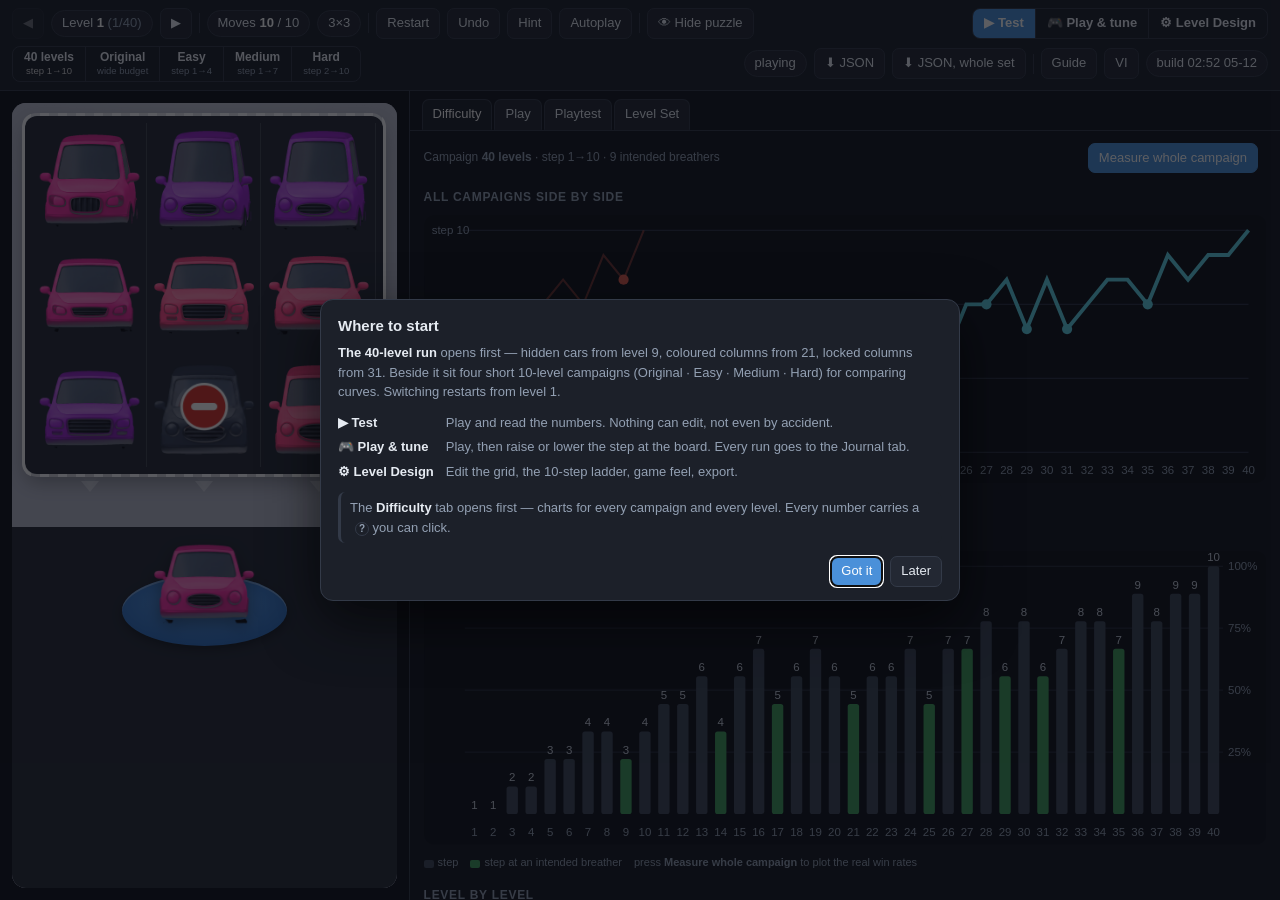
<file: index.html>
<!doctype html>
<html lang="vi">
<head>
<meta charset="utf-8">
<meta name="viewport" content="width=device-width,initial-scale=1">
<title>Car Sort — Level &amp; Feel Tool</title>
<link rel="icon" href="data:image/svg+xml,%3Csvg xmlns='http://www.w3.org/2000/svg' viewBox='0 0 32 32'%3E%3Crect width='32' height='32' rx='7' fill='%234a90d9'/%3E%3Crect x='7' y='5' width='18' height='22' rx='6' fill='%23f0c132'/%3E%3Crect x='11' y='21' width='10' height='3' rx='1.5' fill='%23000' opacity='.45'/%3E%3C/svg%3E">
<!-- Dev tool: the stylesheet is written with a cache-busting token because
     Chrome keeps it in the per-tab memory cache even when the server says
     no-store, and a stale sheet silently breaks the board layout. -->
<script>document.write('<link rel="stylesheet" href="css/tool.css?t=' + Date.now() + '">');</script>
</head>
<body>
<div id="app">
  <!-- Row 1 is the run in progress, with the mode switch parked far right.
       Row 2 is the campaign and the meta readouts. -->
  <div id="top">
    <div class="hdr-row">
      <div class="hdr-left">
        <button id="prevLv" data-i18n-title="prevLevel">◀</button>
        <span class="badge"><span data-i18n="level">Level</span> <b id="lvName">1</b> <span id="lvCount" style="color:var(--ink-dim)"></span></span>
        <button id="nextLv" data-i18n-title="nextLevel">▶</button>
        <span class="sep"></span>
        <span class="badge" id="movesBadge">Moves <b>0</b></span>
        <span class="badge" id="sizeBadge">4×4</span>
        <span class="sep"></span>
        <button id="restart" data-i18n="restart">Restart</button>
        <button id="undo" data-i18n="undo">Undo</button>
        <button id="hint" data-i18n="hint">Hint</button>
        <button id="autoplay" data-i18n="autoplay">Autoplay</button>
        <span class="sep"></span>
        <button id="boardToggle" data-i18n-title="boardToggleT"></button>
      </div>
      <div class="hdr-right">
        <span class="modes" id="modeSwitch">
          <button data-mode="test" data-i18n-title="modeTestT" data-i18n="modeTest">▶ Test</button>
          <button data-mode="playtune" data-i18n-title="modePlaytuneT" data-i18n="modePlaytune">🎮 Chơi &amp; cân</button>
          <button data-mode="design" data-i18n-title="modeDesignT" data-i18n="modeDesign">⚙ Level Design</button>
        </span>
      </div>
    </div>

    <div class="hdr-row">
      <div class="hdr-left">
        <span class="sets" id="setPick"></span>
      </div>
      <div class="hdr-right">
        <span class="badge" id="statusBadge">playing</span>
        <button id="gcQuickOne" data-i18n="gcQuickOne" data-i18n-title="gcQuickOneT"></button>
        <button id="gcQuickAll" data-i18n="gcQuickAll" data-i18n-title="gcQuickAllT"></button>
        <span class="sep"></span>
        <button id="helpGuide" data-i18n-title="guideT" data-i18n="guide">Hướng dẫn</button>
        <button id="langToggle" data-i18n="langLabel" data-i18n-title="langTitle"></button>
        <span class="badge" id="buildStamp" data-i18n-title="buildT">build …</span>
      </div>
    </div>
  </div>

  <div id="playtuneBar"></div>
  <div id="tuneBanner"></div>

  <div id="main">
    <div id="boardWrap">
      <div id="stage">
        <div class="result" id="result"></div>
      </div>
    </div>

    <div id="side">
      <div id="tabs">
        <button data-tab="curve" class="on" data-i18n="tabCurve">Độ khó</button>
        <button data-tab="play" data-i18n="tabPlay">Play</button>
        <button class="playtune-only" data-tab="journal" data-i18n="tabJournal">Nhật ký</button>
        <button class="design-only" data-tab="tune" data-i18n="tabTune">Tune</button>
        <button class="design-only" data-tab="edit" data-i18n="tabEdit">Edit</button>
        <button data-tab="playtest" data-i18n="tabPlaytest">Playtest</button>
        <button class="design-only" data-tab="feel" data-i18n="tabFeel">Feel</button>
        <button data-tab="set" data-i18n="tabSet">Level Set</button>
      </div>
      <div id="panels">

        <div class="panel" data-panel="play">
          <div class="row">
            <button class="primary" id="analyzePlay" data-i18n="measureThis">Đo level này</button>
            <span class="hint" id="analyzePlayNote" style="margin:0" data-i18n="measureHint"></span>
          </div>
          <div class="flag" id="modeHint" style="margin-bottom:10px"></div>
          <h3 data-i18n="curLevel">Level hiện tại</h3>
          <div class="metrics" id="playMetrics"></div>
          <h3 data-i18n="howToRead">Đọc số thế nào</h3>
          <div class="hint"><span data-i18n="howToReadA"></span> <span class="help" data-help="do-sau"></span> <span data-i18n="howToReadB"></span></div>
          <h3 data-i18n="moveLog">Move log</h3>
          <div class="log" id="moveLog">—</div>
        </div>

        <div class="panel" data-panel="journal">
          <div id="setIntent" class="card"></div>
          <h3 data-i18n="lockedTiers">Bậc đã chốt cho từng level</h3>
          <div id="journalSet"></div>
          <h3 data-i18n="tierCurve">Curve bậc</h3>
          <div id="journalCurve"></div>
          <h3 data-i18n="runLog">Nhật ký lượt chơi</h3>
          <div class="row">
            <button id="journalClear" data-i18n="clearLog">Xoá nhật ký</button>
            <button id="journalCopy" data-i18n="copyJson">Copy JSON</button>
            <span class="hint" id="journalCount" style="margin:0"></span>
          </div>
          <div id="journalLog"></div>
        </div>

        <div class="panel" data-panel="tune">
          <h3><span data-i18n="tplTitle"></span> <span class="help" data-help="template"></span></h3>
          <div class="row">
            <span class="hint" id="tplNow" style="margin:0">—</span>
          </div>
          <div class="row">
            <label style="min-width:0" data-i18n="applyTo"></label>
            <select id="tplScope">
              <option value="one" data-i18n="scopeOne"></option>
              <option value="all" data-i18n="scopeAll"></option>
              <option value="range" data-i18n="scopeRange"></option>
            </select>
            <span id="tplRange" style="display:none">
              <label style="min-width:0" data-i18n="from"></label>
              <input type="number" id="tplFrom" value="1" min="1" style="width:56px">
              <label style="min-width:0" data-i18n="to"></label>
              <input type="number" id="tplTo" value="10" min="1" style="width:56px">
            </span>
            <span class="grow" style="flex:1"></span>
            <label style="min-width:0" data-i18n="seed"></label>
            <input type="number" id="tplSeed" value="1" style="width:56px">
            <span class="hint" id="tplProgress" style="margin:0"></span>
          </div>
          <div id="tplCards"></div>
          <details style="margin-top:8px">
            <summary class="hint" style="cursor:pointer" data-i18n="editTpl"></summary>
            <textarea id="tplJson" rows="14" spellcheck="false"></textarea>
            <div class="row"><button id="tplLoad" data-i18n="loadThisJson"></button><button id="tplReset" data-i18n="resetDefault"></button></div>
          </details>

          <h3><span data-i18n="tuneTitle"></span> <span class="help" data-help="do-kho"></span></h3>
          <div class="metrics" id="tunerScore"></div>
          <div class="row" style="margin-top:9px">
            <button class="primary" id="wantHarder" data-i18n="wantHarder"></button>
            <button class="primary" id="wantEasier" data-i18n="wantEasier"></button>
            <label style="min-width:0"><span data-i18n="playoutsPer"></span> <span class="help" data-help="playout-runs"></span></label>
            <input type="number" id="suggestRuns" value="900" step="300" style="width:82px">
            <span id="suggestProgress" class="hint" style="margin:0"></span>
          </div>
          <div id="suggestions"></div>

          <h3 data-i18n="solverTitle"></h3>
          <div class="row">
            <button class="primary" id="analyze" data-i18n="analyzeThis"></button>
            <label style="min-width:0" data-i18n="nodeCap"></label>
            <input type="number" id="nodeCap" value="300000" step="50000" style="width:96px">
            <label style="min-width:0" data-i18n="playoutsW"></label>
            <input type="number" id="runs" value="300" step="50" style="width:74px">
            <label style="min-width:0"><span data-i18n="mistakeRate"></span> <span class="help" data-help="loi-tay"></span></label>
            <input type="number" id="eps" value="0.08" step="0.02" min="0" max="1" style="width:64px">
          </div>
          <div class="metrics" id="tuneMetrics"></div>
          <h3 data-i18n="verdict"></h3>
          <div class="flags" id="tuneFlags"></div>
          <h3 data-i18n="moveBudget"></h3>
          <div class="row">
            <label data-i18n="slackTarget"></label>
            <input type="number" id="slackTarget" value="1.6" step="0.1" min="1" style="width:74px">
            <button id="applyBudget" data-i18n="setBudgetBtn"></button>
          </div>
          <h3 data-i18n="bestSolution"></h3>
          <div class="log" id="solutionLog" data-i18n="notAnalyzed"></div>
        </div>

        <div class="panel" data-panel="edit">
          <div class="row">
            <label data-i18n="colsRows"></label>
            <input type="number" id="edCols" min="2" max="9" style="width:60px">
            <input type="number" id="edRows" min="2" max="9" style="width:60px">
            <label style="min-width:0" data-i18n="movesLabel"></label>
            <input type="number" id="edMoves" min="1" style="width:74px">
            <label style="min-width:0" data-i18n="theme"></label>
            <select id="edTheme"><option value="city">city</option><option value="suburb">suburb</option></select>
          </div>
          <h3 data-i18n="brush"></h3>
          <div class="swatches" id="brushes"></div>
          <div class="row" style="margin-top:7px">
            <label style="min-width:0"><input type="checkbox" id="brushHidden"> <span data-i18n="paintHidden"></span></label>
            <span class="hint" style="margin:0" data-i18n="paintHelp"></span>
          </div>
          <h3><span data-i18n="gridWord"></span> <span class="hint" style="margin:0" data-i18n="gridNote"></span></h3>
          <div id="editGrid"></div>
          <h3><span data-i18n="colRules"></span> <span class="hint" style="margin:0" data-i18n="colRulesNote"></span></h3>
          <div id="colRules"></div>
          <div class="row"><label data-i18n="padCar"></label><div id="padCell"></div></div>
          <h3 data-i18n="carCount"></h3>
          <div class="countList" id="counts"></div>
          <div class="flags" id="editFlags" style="margin-top:8px"></div>
          <h3 data-i18n="generate"></h3>
          <div class="row">
            <label data-i18n="colorCount"></label><input type="number" id="genColors" value="4" min="1" max="9" style="width:60px">
            <label style="min-width:0" data-i18n="straysWord"></label><input type="number" id="genStrays" value="6" min="0" style="width:60px">
            <label style="min-width:0" data-i18n="hiddenWord"></label><input type="number" id="genHidden" value="0" min="0" style="width:60px">
            <label style="min-width:0" data-i18n="seed"></label><input type="number" id="genSeed" value="1" style="width:60px">
          </div>
          <div class="row">
            <label><input type="checkbox" id="genRevInGrid" checked> <span data-i18n="revInGrid"></span></label>
            <button id="genBtn" data-i18n="genIntoLevel"></button>
          </div>
          <div class="hint" data-i18n-html="genHelp"></div>
        </div>

        <div class="panel on" data-panel="curve">
          <div class="row">
            <span class="hint" style="margin:0" id="curveWho"></span>
            <span class="grow" style="flex:1"></span>
            <button class="primary" id="curveMeasure" data-i18n="measureWholeSet">Đo cả bộ</button>
            <span class="hint" id="curveProgress" style="margin:0"></span>
          </div>
          <h3 data-i18n="fourSets">Bốn bộ cạnh nhau</h3>
          <div id="curveCompare"></div>
          <h3 data-i18n="activeSet">Bộ đang chọn</h3>
          <div id="curveActive"></div>
          <h3 data-i18n="perLevel">Từng level</h3>
          <div id="curveLevels"></div>
        </div>

        <div class="panel" data-panel="playtest">
          <div class="row">
            <button class="primary" id="runPlaytest" data-i18n="runPlaytest"></button>
            <label style="min-width:0" data-i18n="runCount"></label>
            <input type="number" id="ptRuns" value="10000" step="1000" style="width:96px">
            <label style="min-width:0"><input type="checkbox" id="ptBlind" checked> <span data-i18n="blindPlayer"></span></label>
            <span id="ptProgress" class="hint" style="margin:0"></span>
          </div>
          <div class="hint" data-i18n-html="playtestHelp"></div>
          <div id="ptSummary"></div>
          <h3><span data-i18n="budgetToWin"></span> <span class="help" data-help="budget-curve"></span></h3>
          <div id="ptCurve"></div>
          <h3 data-i18n="movesActually"></h3>
          <div id="ptHist"></div>
          <h3><span data-i18n="conclusion"></span> <span class="help" data-help="no-dead-end"></span></h3>
          <div class="flags" id="ptFlags"></div>
        </div>

        <div class="panel" data-panel="feel">
          <div class="row">
            <label data-i18n="preset"></label>
            <select id="feelPreset"></select>
            <button id="feelReset" data-i18n="resetWord"></button>
            <label style="min-width:0"><input type="checkbox" id="sfxOn" checked> SFX</label>
            <label style="min-width:0"><input type="checkbox" id="useSprites"> <span data-i18n="useSprites"></span></label>
          </div>
          <div id="feelSliders"></div>
          <h3 data-i18n="feelJson"></h3>
          <textarea id="feelJson" rows="9" spellcheck="false"></textarea>
          <div class="row"><button id="feelLoad" data-i18n="loadJson"></button><button id="feelCopy" data-i18n="copyWord"></button></div>
        </div>

        <div class="panel" data-panel="set">
          <div class="row">
            <button class="primary" id="runAll" data-i18n="analyzeAll"></button>
            <span class="design-only"><button id="addLevel" data-i18n="addLevel"></button></span>
            <span class="design-only"><button id="dupLevel" data-i18n="duplicate"></button></span>
            <span class="design-only"><button id="delLevel" data-i18n="del"></button></span>
          </div>
          <div id="setTableWrap"><table class="grid" id="setTable"></table></div>
          <h3 data-i18n="curveWord"></h3>
          <div id="curve"></div>
          <div class="design-only">
            <h3 data-i18n="exportWord"></h3>
            <div class="row">
              <button class="primary" id="exportBtn" data-i18n="exportJson"></button>
              <button id="downloadBtn" data-i18n="downloadJson"></button>
              <button id="importBtn" data-i18n="importJson"></button>
            </div>
            <textarea id="exportJson" rows="14" spellcheck="false"></textarea>
            <h3 data-i18n="gcHead"></h3>
            <div class="row">
              <label data-i18n="gcExtraLabel"></label>
              <input type="number" id="gcExtra" min="0" max="8" value="0" style="width:56px">
              <label style="min-width:0" data-i18n="gcAttempts"></label>
              <input type="number" id="gcAttempts" value="1000" step="100" min="1" style="width:82px">
              <label style="min-width:0" data-i18n="gcSteps"></label>
              <input type="number" id="gcSteps" value="0" min="0" style="width:56px">
              <label style="min-width:0"><input type="checkbox" id="gcHard"> <span data-i18n="gcHardLabel"></span></label>
            </div>
            <div class="row">
              <button class="primary" id="gcOne" data-i18n="gcOne"></button>
              <button id="gcAll" data-i18n="gcAll"></button>
              <button id="gcDown" data-i18n="gcDown"></button>
              <button id="gcDownAll" data-i18n="gcDownAll"></button>
              <button id="gcImport" data-i18n="gcImport"></button>
              <span class="hint" id="gcNote" style="margin:0"></span>
            </div>
            <div class="hint" data-i18n-html="gcHelp"></div>
            <textarea id="gcJson" rows="14" spellcheck="false"></textarea>
          </div>
        </div>

      </div>
    </div>
  </div>
</div>

<script>
/* Dev tool: every module is written with a cache-busting token. Chrome keeps
   src/*.js in the per-tab memory cache even when the server says no-store, and
   a stale module presents as "my change did not show up". document.write keeps
   the load order, which plain dynamic injection would not. */
(function () {
  var t = Date.now();
  [ 'i18n', 'help', 'modal', 'sprites', 'engine', 'levels', 'sets', 'set40', 'solver', 'gen',
    'gameconfig', 'playtest', 'tuner', 'difficulty', 'feel', 'render', 'tool'
  ].forEach(function (m) {
    document.write('<script src="src/' + m + '.js?t=' + t + '"><\/script>');
  });
})();
</script>
</body>
</html>
</file>
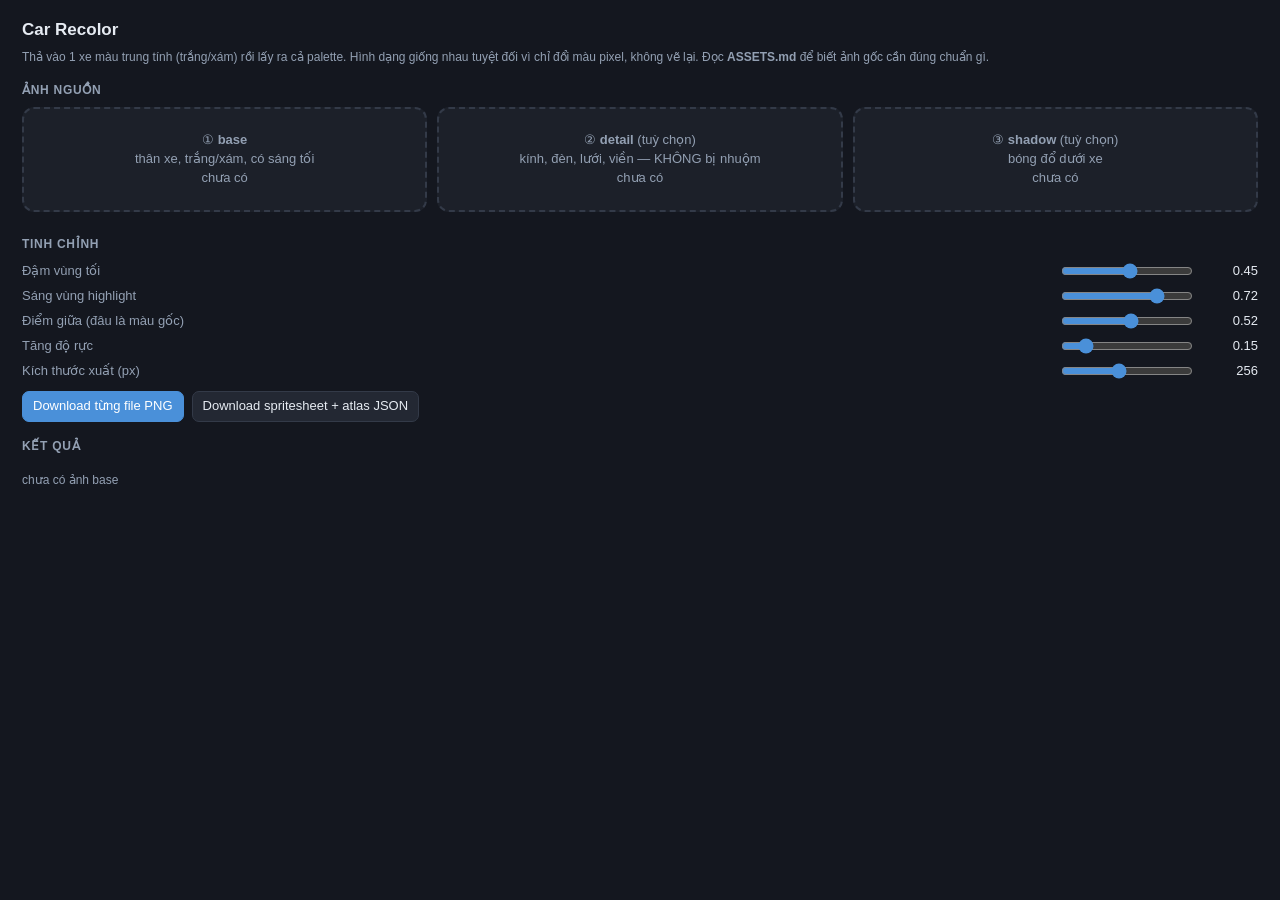
<file: recolor.html>
<!doctype html>
<html lang="vi">
<head>
<meta charset="utf-8">
<title>Car Recolor — 1 xe → cả palette</title>
<!-- Dev tool: the stylesheet is written with a cache-busting token because
     Chrome keeps it in the per-tab memory cache even when the server says
     no-store, and a stale sheet silently breaks the board layout. -->
<script>document.write('<link rel="stylesheet" href="css/tool.css?t=' + Date.now() + '">');</script>
<style>
  body { overflow: auto; padding: 18px 22px 60px; }
  .drop {
    border: 2px dashed var(--line); border-radius: 12px; padding: 22px; text-align: center;
    color: var(--ink-dim); cursor: pointer; margin-bottom: 8px; background: var(--panel);
  }
  .drop.on { border-color: var(--accent); color: var(--ink); }
  .drop.has { border-style: solid; border-color: var(--good); }
  .layers { display: grid; grid-template-columns: repeat(3, 1fr); gap: 10px; }
  .out { display: grid; grid-template-columns: repeat(auto-fill, minmax(104px, 1fr)); gap: 10px; margin-top: 10px; }
  .out figure { margin: 0; background: var(--panel); border: 1px solid var(--line); border-radius: 9px; padding: 8px; text-align: center; }
  .out canvas { width: 100%; height: auto; image-rendering: auto; display: block; }
  .out figcaption { color: var(--ink-dim); font-size: 11px; margin-top: 5px; }
  .checker { background-image: linear-gradient(45deg,#22262f 25%,transparent 25%),linear-gradient(-45deg,#22262f 25%,transparent 25%),linear-gradient(45deg,transparent 75%,#22262f 75%),linear-gradient(-45deg,transparent 75%,#22262f 75%); background-size: 14px 14px; background-position:0 0,0 7px,7px -7px,-7px 0; border-radius: 6px; }
  h1 { font-size: 17px; margin: 0 0 4px; }
</style>
</head>
<body>
<h1>Car Recolor</h1>
<div class="hint">Thả vào 1 xe màu trung tính (trắng/xám) rồi lấy ra cả palette. Hình dạng giống nhau tuyệt đối vì chỉ đổi màu pixel, không vẽ lại. Đọc <b>ASSETS.md</b> để biết ảnh gốc cần đúng chuẩn gì.</div>

<h3>Ảnh nguồn</h3>
<div class="layers">
  <div>
    <div class="drop" id="dropBase">① <b>base</b><br>thân xe, trắng/xám, có sáng tối<br><span id="nBase">chưa có</span></div>
  </div>
  <div>
    <div class="drop" id="dropDetail">② <b>detail</b> (tuỳ chọn)<br>kính, đèn, lưới, viền — KHÔNG bị nhuộm<br><span id="nDetail">chưa có</span></div>
  </div>
  <div>
    <div class="drop" id="dropShadow">③ <b>shadow</b> (tuỳ chọn)<br>bóng đổ dưới xe<br><span id="nShadow">chưa có</span></div>
  </div>
</div>

<h3>Tinh chỉnh</h3>
<div class="slider"><label>Đậm vùng tối</label><input type="range" id="sShadow" min="0" max="0.85" step="0.01" value="0.45"><output>0.45</output></div>
<div class="slider"><label>Sáng vùng highlight</label><input type="range" id="sLight" min="0" max="0.95" step="0.01" value="0.72"><output>0.72</output></div>
<div class="slider"><label>Điểm giữa (đâu là màu gốc)</label><input type="range" id="sMid" min="0.2" max="0.8" step="0.01" value="0.52"><output>0.52</output></div>
<div class="slider"><label>Tăng độ rực</label><input type="range" id="sSat" min="0" max="1" step="0.01" value="0.15"><output>0.15</output></div>
<div class="slider"><label>Kích thước xuất (px)</label><input type="range" id="sSize" min="64" max="512" step="32" value="256"><output>256</output></div>

<div class="row" style="margin-top:10px">
  <button class="primary" id="dlAll">Download từng file PNG</button>
  <button id="dlSheet">Download spritesheet + atlas JSON</button>
  <span class="hint" id="status" style="margin:0"></span>
</div>

<h3>Kết quả</h3>
<div class="out" id="out"></div>

<script src="src/levels.js"></script>
<script>
(function () {
  'use strict';
  var PALETTE = self.LevelData.palette;
  var imgs = { base: null, detail: null, shadow: null };
  var $ = function (id) { return document.getElementById(id); };

  function wireDrop(dropId, key, labelId) {
    var d = $(dropId);
    d.addEventListener('click', function () {
      var inp = document.createElement('input');
      inp.type = 'file'; inp.accept = 'image/*';
      inp.onchange = function () { if (inp.files[0]) load(inp.files[0], key, labelId, d); };
      inp.click();
    });
    ['dragenter', 'dragover'].forEach(function (e) {
      d.addEventListener(e, function (ev) { ev.preventDefault(); d.classList.add('on'); });
    });
    ['dragleave', 'drop'].forEach(function (e) {
      d.addEventListener(e, function (ev) { ev.preventDefault(); d.classList.remove('on'); });
    });
    d.addEventListener('drop', function (ev) {
      var f = ev.dataTransfer.files[0];
      if (f) load(f, key, labelId, d);
    });
  }

  function load(file, key, labelId, node) {
    var img = new Image();
    img.onload = function () {
      imgs[key] = img;
      $(labelId).textContent = file.name + ' — ' + img.width + '×' + img.height;
      node.classList.add('has');
      render();
    };
    img.src = URL.createObjectURL(file);
  }

  wireDrop('dropBase', 'base', 'nBase');
  wireDrop('dropDetail', 'detail', 'nDetail');
  wireDrop('dropShadow', 'shadow', 'nShadow');

  function hex2rgb(h) {
    h = h.replace('#', '');
    return [parseInt(h.slice(0, 2), 16), parseInt(h.slice(2, 4), 16), parseInt(h.slice(4, 6), 16)];
  }

  /* Map the source's luminance onto a ramp built from the target colour:
   * dark end = target darkened, midpoint = target itself, bright end = target
   * washed toward white. That keeps every bit of the original shading and AO,
   * and unlike a hue rotate it works for pale targets like beige and white. */
  function recolor(src, rgb, cfg) {
    var d = src.data, dark = cfg.shadow, light = cfg.light, mid = cfg.mid, sat = cfg.sat;
    var tr = rgb[0], tg = rgb[1], tb = rgb[2];
    var avg = (tr + tg + tb) / 3;
    tr = Math.max(0, Math.min(255, avg + (tr - avg) * (1 + sat)));
    tg = Math.max(0, Math.min(255, avg + (tg - avg) * (1 + sat)));
    tb = Math.max(0, Math.min(255, avg + (tb - avg) * (1 + sat)));
    for (var i = 0; i < d.length; i += 4) {
      if (d[i + 3] === 0) continue;
      var l = (0.299 * d[i] + 0.587 * d[i + 1] + 0.114 * d[i + 2]) / 255;
      var r, g, b, t;
      if (l <= mid) {
        t = mid > 0 ? l / mid : 0;
        r = tr * (1 - dark) + (tr - tr * (1 - dark)) * t;
        g = tg * (1 - dark) + (tg - tg * (1 - dark)) * t;
        b = tb * (1 - dark) + (tb - tb * (1 - dark)) * t;
      } else {
        t = (l - mid) / (1 - mid);
        r = tr + (255 - tr) * light * t;
        g = tg + (255 - tg) * light * t;
        b = tb + (255 - tb) * light * t;
      }
      d[i] = r; d[i + 1] = g; d[i + 2] = b;
    }
    return src;
  }

  function cfg() {
    return {
      shadow: +$('sShadow').value, light: +$('sLight').value,
      mid: +$('sMid').value, sat: +$('sSat').value, size: +$('sSize').value
    };
  }

  function drawOne(name, c) {
    var size = c.size;
    var cv = document.createElement('canvas');
    cv.width = size; cv.height = size;
    var ctx = cv.getContext('2d');
    if (imgs.shadow) ctx.drawImage(imgs.shadow, 0, 0, size, size);

    var tmp = document.createElement('canvas');
    tmp.width = size; tmp.height = size;
    var tctx = tmp.getContext('2d');
    tctx.drawImage(imgs.base, 0, 0, size, size);
    var data = tctx.getImageData(0, 0, size, size);
    tctx.putImageData(recolor(data, hex2rgb(PALETTE[name]), c), 0, 0);
    ctx.drawImage(tmp, 0, 0);

    if (imgs.detail) ctx.drawImage(imgs.detail, 0, 0, size, size);
    return cv;
  }

  var made = [];
  function render() {
    var box = $('out');
    box.innerHTML = '';
    made = [];
    if (!imgs.base) { box.innerHTML = '<div class="hint">chưa có ảnh base</div>'; return; }
    var c = cfg();
    Object.keys(PALETTE).forEach(function (name) {
      var cv = drawOne(name, c);
      made.push({ name: name, canvas: cv });
      var fig = document.createElement('figure');
      fig.className = 'checker';
      fig.appendChild(cv);
      var cap = document.createElement('figcaption');
      cap.textContent = name;
      fig.appendChild(cap);
      box.appendChild(fig);
    });
    $('status').textContent = made.length + ' màu @ ' + c.size + 'px';
  }

  Array.prototype.forEach.call(document.querySelectorAll('input[type=range]'), function (inp) {
    var out = inp.parentNode.querySelector('output');
    inp.addEventListener('input', function () { out.textContent = inp.value; render(); });
  });

  function dl(href, filename) {
    var a = document.createElement('a');
    a.href = href; a.download = filename; a.click();
  }

  $('dlAll').addEventListener('click', function () {
    made.forEach(function (m, i) {
      setTimeout(function () { dl(m.canvas.toDataURL('image/png'), 'car_' + m.name + '.png'); }, i * 220);
    });
  });

  $('dlSheet').addEventListener('click', function () {
    if (!made.length) return;
    var c = cfg(), cols = 6, rows = Math.ceil(made.length / cols);
    var sheet = document.createElement('canvas');
    sheet.width = cols * c.size; sheet.height = rows * c.size;
    var ctx = sheet.getContext('2d');
    var atlas = { size: c.size, frames: {} };
    made.forEach(function (m, i) {
      var x = (i % cols) * c.size, y = Math.floor(i / cols) * c.size;
      ctx.drawImage(m.canvas, x, y);
      atlas.frames[m.name] = { x: x, y: y, w: c.size, h: c.size };
    });
    dl(sheet.toDataURL('image/png'), 'cars_sheet.png');
    setTimeout(function () {
      dl('data:application/json,' + encodeURIComponent(JSON.stringify(atlas, null, 2)), 'cars_atlas.json');
    }, 300);
  });

  render();
})();
</script>
</body>
</html>
</file>
<file: css/tool.css>
:root {
  --bg: #14171f;
  --panel: #1c2029;
  --panel-2: #232833;
  --line: #333a48;
  --ink: #e6ebf2;
  --ink-dim: #93a0b3;
  --accent: #4a90d9;
  --good: #4ec97a;
  --warn: #e8b13a;
  --bad: #e05c4c;
  --road: #262b36;
  --ground: #b9bccb;
}
* { box-sizing: border-box; }
html, body { height: 100%; margin: 0; }
body {
  background: var(--bg); color: var(--ink);
  font: 13px/1.45 -apple-system, "SF Pro Text", Inter, Segoe UI, Roboto, sans-serif;
  overflow: hidden;
}
button, input, select, textarea { font: inherit; color: inherit; }
button {
  background: var(--panel-2); border: 1px solid var(--line); color: var(--ink);
  border-radius: 7px; padding: 5px 10px; cursor: pointer;
}
button:hover { border-color: var(--accent); }
button:disabled { opacity: .4; cursor: default; }
button.primary { background: var(--accent); border-color: var(--accent); color: #fff; }
button.ghost { background: transparent; }
input[type="number"], input[type="text"], select, textarea {
  background: var(--panel-2); border: 1px solid var(--line); border-radius: 6px; padding: 4px 7px;
}
textarea { width: 100%; font-family: ui-monospace, SFMono-Regular, Menlo, monospace; font-size: 11px; }

/* ---------- shell ---------- */
#app { display: flex; flex-direction: column; height: 100%; }
#top {
  display: flex; flex-direction: column; gap: 7px;
  padding: 8px 12px; background: var(--panel); border-bottom: 1px solid var(--line);
}
.hdr-row { display: flex; align-items: center; gap: 10px; flex-wrap: wrap; }
.hdr-left, .hdr-right { display: flex; align-items: center; gap: 7px; flex-wrap: wrap; }
.hdr-right { margin-left: auto; }
#top .sep { width: 1px; height: 20px; background: var(--line); }
#top .grow { flex: 1; }
.badge {
  background: var(--panel-2); border: 1px solid var(--line); border-radius: 999px;
  padding: 3px 10px; font-variant-numeric: tabular-nums;
}
.badge b { color: #fff; }
.badge.warn { border-color: var(--warn); color: var(--warn); }
.badge.bad { border-color: var(--bad); color: var(--bad); }
.badge.good { border-color: var(--good); color: var(--good); }

#main { flex: 1; display: flex; min-height: 0; }
#boardWrap {
  flex: 0 0 clamp(300px, 32vw, 520px);
  display: flex; align-items: stretch; padding: 12px;
  border-right: 1px solid var(--line); background: #10131a;
}
#side { flex: 1; min-width: 0; display: flex; flex-direction: column; }
#tabs { display: flex; gap: 2px; padding: 8px 12px 0; border-bottom: 1px solid var(--line); }
#tabs button { border-radius: 7px 7px 0 0; border-bottom-color: transparent; }
#tabs button.on { background: var(--panel); color: #fff; border-color: var(--line); border-bottom-color: var(--panel); }
#panels { flex: 1; overflow: auto; padding: 12px 14px 40px; }
.panel { display: none; }
.panel.on { display: block; }

h3 { margin: 16px 0 8px; font-size: 12px; letter-spacing: .06em; text-transform: uppercase; color: var(--ink-dim); }
h3:first-child { margin-top: 0; }
.row { display: flex; align-items: center; gap: 8px; margin-bottom: 7px; flex-wrap: wrap; }
.row > label { min-width: 116px; color: var(--ink-dim); }
.hint { color: var(--ink-dim); font-size: 12px; margin: 6px 0; }
.card { background: var(--panel); border: 1px solid var(--line); border-radius: 9px; padding: 10px 12px; margin-bottom: 10px; }

/* ---------- metrics ---------- */
.metrics { display: grid; grid-template-columns: repeat(auto-fill, minmax(126px, 1fr)); gap: 8px; }
.metric { background: var(--panel); border: 1px solid var(--line); border-radius: 8px; padding: 8px 10px; }
.metric .k { color: var(--ink-dim); font-size: 11px; }
.metric .v { font-size: 19px; font-variant-numeric: tabular-nums; }
.metric.good { border-color: rgba(78,201,122,.55); }
.metric.warn { border-color: rgba(232,177,58,.55); }
.metric.bad  { border-color: rgba(224,92,76,.6); }
.metric .n { color: var(--ink-dim); font-size: 11px; }

table.grid { width: 100%; border-collapse: collapse; font-variant-numeric: tabular-nums; }
table.grid th, table.grid td { padding: 5px 7px; border-bottom: 1px solid var(--line); text-align: right; }
table.grid th { color: var(--ink-dim); font-weight: 500; font-size: 11px; text-align: right; }
table.grid th:first-child, table.grid td:first-child { text-align: left; }
table.grid tr.on td { background: rgba(74,144,217,.14); }
table.grid tbody tr { cursor: pointer; }
table.grid tbody tr:hover td { background: rgba(255,255,255,.04); }
td.f-bad { color: var(--bad); } td.f-warn { color: var(--warn); } td.f-good { color: var(--good); }

.flags { display: flex; flex-direction: column; gap: 5px; }
.flag { padding: 6px 9px; border-radius: 7px; border-left: 3px solid var(--line); background: var(--panel); }
.flag.bad { border-left-color: var(--bad); }
.flag.warn { border-left-color: var(--warn); }
.flag.good { border-left-color: var(--good); }

/* ---------- editor ---------- */
.swatches { display: flex; flex-wrap: wrap; gap: 5px; }
.sw {
  width: 26px; height: 26px; border-radius: 6px; border: 2px solid transparent;
  cursor: pointer; position: relative;
}
.sw.on { border-color: #fff; }
.sw.rev { background: #3a4050; display: grid; place-items: center; }
.sw.rev::after { content: ''; width: 15px; height: 15px; border-radius: 50%; background: #d8332b; box-shadow: inset 0 0 0 2px #fff; }
.sw.rev::before { content: ''; position: absolute; width: 9px; height: 2.5px; background: #fff; border-radius: 2px; z-index: 2; }
.sw.q { background: #171a22; color: #7b7ce0; font-weight: 700; display: grid; place-items: center; }
.editGrid { display: inline-grid; gap: 3px; margin: 6px 0; }
.colRules { display: grid; gap: 4px; margin: 6px 0 2px; }
.colRule {
  display: grid; gap: 3px; padding: 4px; border-radius: 6px;
  background: rgba(255,255,255,.04); border: 1px solid rgba(255,255,255,.07);
}
.colRuleHead { font: 700 10px/1 ui-sans-serif, system-ui; color: var(--ink-dim); text-align: center; }
.colRule input, .colRule select {
  width: 100%; min-width: 0; font-size: 11px; padding: 2px 3px;
}
.editCell {
  width: 30px; height: 34px; border-radius: 6px; cursor: pointer;
  border: 1px solid rgba(0,0,0,.35); position: relative;
}
.editCell.hid::after {
  content: '?'; position: absolute; inset: 0; display: grid; place-items: center;
  background: rgba(8,9,14,.82); color: #8f90ee; font-weight: 700; border-radius: 5px;
}
.editCell.rev { background: #3a4050; }
.editCell.rev::before {
  content: ''; position: absolute; inset: 0; margin: auto; width: 15px; height: 15px;
  border-radius: 50%; background: #d8332b; box-shadow: inset 0 0 0 2px #fff;
}
.editCell.rev::after {
  content: ''; position: absolute; inset: 0; margin: auto; width: 9px; height: 2.5px;
  background: #fff; border-radius: 2px; z-index: 2;
}
.countList { display: flex; flex-wrap: wrap; gap: 6px; }
.countPill { display: flex; align-items: center; gap: 5px; background: var(--panel); border: 1px solid var(--line); border-radius: 999px; padding: 2px 9px 2px 4px; }
.countPill i { width: 14px; height: 14px; border-radius: 4px; display: block; }
.countPill.bad { border-color: var(--bad); color: var(--bad); }

/* ---------- feel sliders ---------- */
.slider { display: grid; grid-template-columns: 1fr 132px 58px; gap: 9px; align-items: center; margin-bottom: 5px; }
.slider label { color: var(--ink-dim); }
.slider output { text-align: right; font-variant-numeric: tabular-nums; }
input[type="range"] { width: 100%; accent-color: var(--accent); }

/* ================= BOARD ================= */
.stage {
  position: relative; flex: 1; border-radius: 14px; overflow: hidden;
  background: var(--ground);
  --ground: #b9bccb;
}
.stage.theme-suburb { --ground: #c9c3b4; }
.stage::before {
  content: ''; position: absolute; inset: 0;
  background:
    radial-gradient(120% 60% at 50% -10%, rgba(255,255,255,.16), transparent 60%),
    var(--ground);
}
.stage::after {
  content: ''; position: absolute; left: 0; right: 0; bottom: 0; height: 46%;
  background: var(--road);
}
.stage.shake { animation: shake .26s; }
@keyframes shake {
  0%,100% { transform: translateX(0); }
  25% { transform: translateX(-5px); } 75% { transform: translateX(5px); }
}

.lot { position: absolute; border-radius: 12px; background: var(--road); z-index: 1;
       box-shadow: 0 0 0 3px rgba(255,255,255,.55), 0 8px 20px rgba(0,0,0,.3); }
.lot::before {
  content: ''; position: absolute; inset: -3px; border-radius: 13px;
  background: repeating-linear-gradient(90deg, #fff 0 9px, transparent 9px 18px);
  -webkit-mask: linear-gradient(#000 0 0) content-box, linear-gradient(#000 0 0);
  -webkit-mask-composite: xor; mask-composite: exclude; padding: 3px; opacity: .85;
}
.lot-inner { position: absolute; }
.lot-inner::before {
  content: ''; position: absolute; inset: 0;
  background: repeating-linear-gradient(90deg,
    transparent 0 calc(var(--cell) - 1px), rgba(255,255,255,.13) calc(var(--cell) - 1px) var(--cell));
}
.gate-row { position: absolute; display: flex; z-index: 2; }
.gate { position: relative; display: grid; place-items: center; }
.gate-arrow {
  width: 0; height: 0; border-left: 9px solid transparent; border-right: 9px solid transparent;
  border-top: 11px solid rgba(255,255,255,.30);
  filter: drop-shadow(0 -5px 0 rgba(255,255,255,.16));
}
.gate.done .gate-arrow { display: none; }
.gate-check { display: none; }
.gate.done .gate-check {
  display: block; width: 19px; height: 19px; border-radius: 5px;
  background: #2f7de0; box-shadow: 0 0 0 2px #fff inset, 0 2px 6px rgba(0,0,0,.4);
  position: relative;
}
.gate.done .gate-check::after {
  content: ''; position: absolute; left: 5px; top: 3px; width: 6px; height: 10px;
  border: solid #6ee07a; border-width: 0 2.6px 2.6px 0; transform: rotate(42deg);
}
.gate-lock {
  position: absolute; inset: 0; display: none; place-items: center;
  font: 700 11px/1 ui-sans-serif, system-ui; color: #f0d68a; white-space: nowrap;
  text-shadow: 0 1px 2px rgba(0,0,0,.8);
}
.gate.sealed .gate-arrow { display: none; }
.gate.sealed .gate-lock { display: grid; }
.gate-want {
  position: absolute; right: 2px; top: 1px; width: 9px; height: 9px; border-radius: 50%;
  box-shadow: 0 0 0 1.5px rgba(255,255,255,.75), 0 1px 3px rgba(0,0,0,.5);
}
.hit.wants { box-shadow: inset 0 0 0 2px var(--want, transparent); }
.hit.wants:hover { background: rgba(255,255,255,.10); }
.gate.nudge { animation: nudge .4s; }
@keyframes nudge { 0%,100% { transform: translateY(0); } 50% { transform: translateY(4px); } }

.pad-spot {
  position: absolute; z-index: 1; border-radius: 50%;
  background: radial-gradient(60% 60% at 50% 40%, #5a9ce8, #2f6fc0);
  box-shadow: 0 4px 10px rgba(0,0,0,.35), inset 0 2px 0 rgba(255,255,255,.3);
}
.car-layer, .hit-layer, .fx-layer { position: absolute; inset: 0; }
.car-layer { z-index: 3; }
.hit-layer { z-index: 5; }
.fx-layer { z-index: 6; pointer-events: none; }

.hit { position: absolute; cursor: pointer; border-radius: 8px; }
.hit:hover { background: rgba(255,255,255,.07); }
.hit.locked { cursor: default; }
.hit.locked:hover { background: none; }
.hit.hint { animation: hintPulse .7s 2; background: rgba(255,255,255,.16); }
.hit.bad { animation: hintPulse .7s 1; background: rgba(224,92,76,.25); }
@keyframes hintPulse { 0%,100% { box-shadow: inset 0 0 0 0 rgba(255,255,255,.7); } 50% { box-shadow: inset 0 0 0 3px rgba(255,255,255,.7); } }

/* ---------- the car ---------- */
.car {
  position: absolute; left: 0; top: 0; will-change: transform;
  --car-color: #888; --shadow: .45; --pop: 1.14; --pop-dur: 300ms;
}
.car-body {
  position: absolute; inset: 0; border-radius: 26% 26% 30% 30% / 20% 20% 22% 22%;
  background:
    linear-gradient(180deg, color-mix(in srgb, var(--car-color) 82%, #fff) 0%, var(--car-color) 42%,
                    color-mix(in srgb, var(--car-color) 78%, #000) 100%);
  box-shadow:
    0 calc(4px * var(--shadow)) calc(9px * var(--shadow)) rgba(0,0,0,calc(.6 * var(--shadow))),
    inset 0 -2px 3px rgba(0,0,0,.28), inset 0 2px 2px rgba(255,255,255,.28);
}
.car-body::before, .car-body::after {   /* wing mirrors */
  content: ''; position: absolute; top: 31%; width: 9%; height: 11%; border-radius: 3px;
  background: color-mix(in srgb, var(--car-color) 70%, #000);
}
.car-body::before { left: -6%; }
.car-body::after  { right: -6%; }
.car-roof {
  position: absolute; left: 15%; right: 15%; top: 6%; height: 40%;
  border-radius: 30% 30% 14% 14% / 34% 34% 16% 16%;
  background: linear-gradient(180deg, color-mix(in srgb, var(--car-color) 90%, #fff), var(--car-color));
}
.car-glass {
  position: absolute; left: 19%; right: 19%; top: 40%; height: 21%;
  border-radius: 18% 18% 34% 34% / 40%;
  background: linear-gradient(180deg, rgba(255,255,255,.34), rgba(255,255,255,.10));
  box-shadow: inset 0 1px 2px rgba(0,0,0,.18);
}
.car-grill {
  position: absolute; left: 32%; right: 32%; bottom: 9%; height: 7%;
  border-radius: 4px; background: rgba(0,0,0,.4);
  box-shadow: inset 0 1px 1px rgba(255,255,255,.18);
}
.car-lights { position: absolute; left: 0; right: 0; bottom: 18%; }
.car-lights i {
  position: absolute; width: 15%; height: 0; padding-bottom: 15%; border-radius: 50%;
  background: radial-gradient(circle at 40% 35%, #fff, color-mix(in srgb, var(--car-color) 55%, #fff));
  opacity: .92;
}
.car-lights i:first-child { left: 13%; }
.car-lights i:last-child  { right: 13%; }
.car-eyes { position: absolute; left: 0; right: 0; top: 44%; display: none; }
.car.is-happy .car-eyes { display: block; }
.car-eyes i {
  position: absolute; width: 15%; height: 0; padding-bottom: 9%;
  border-bottom: 2.2px solid #2a2d38; border-radius: 0 0 50% 50%;
}
.car-eyes i:first-child { left: 24%; }
.car-eyes i:last-child  { right: 24%; }

.car.is-rev .car-roof, .car.is-rev .car-glass, .car.is-rev .car-grill, .car.is-rev .car-lights { opacity: .28; }
.car-sign { display: none; }
.car.is-rev .car-sign {
  display: block; position: absolute; inset: 0; margin: auto;
  width: 46%; height: 0; padding-bottom: 46%; border-radius: 50%;
  background: #d8332b; box-shadow: 0 0 0 3px #fff, 0 2px 5px rgba(0,0,0,.45); z-index: 3;
}
.car.is-rev .car-sign::after {
  content: ''; position: absolute; left: 18%; right: 18%; top: 44%; height: 12%;
  background: #fff; border-radius: 3px;
}
.car-q { display: none; }
.car.is-hidden .car-body {
  background: linear-gradient(180deg, #1e2230, #0e111a);
  box-shadow: 0 calc(4px * var(--shadow)) calc(9px * var(--shadow)) rgba(0,0,0,.6), inset 0 0 0 1px rgba(120,124,230,.25);
}
.car.is-hidden .car-roof, .car.is-hidden .car-glass,
.car.is-hidden .car-grill, .car.is-hidden .car-lights,
.car.is-hidden .car-sign, .car.is-hidden .car-eyes { opacity: .12; }
.car.is-hidden .car-q {
  display: grid; place-items: center; position: absolute; inset: 0; z-index: 3;
  color: #7d7fe6; font-weight: 800; font-size: 150%; text-shadow: 0 1px 3px rgba(0,0,0,.6);
}
.car-sprite {
  position: absolute; inset: 0; width: 100%; height: 100%; object-fit: contain;
  display: none; pointer-events: none; z-index: 4;
}
.car.use-sprite .car-sprite { display: block; }
.car.use-sprite .car-sprite[data-missing] { display: none; }
/* sprite drawn, CSS car hidden — unless the file failed to load */
.car.use-sprite:not(:has(.car-sprite[data-missing])) .car-body,
.car.use-sprite:not(:has(.car-sprite[data-missing])) .car-roof,
.car.use-sprite:not(:has(.car-sprite[data-missing])) .car-glass,
.car.use-sprite:not(:has(.car-sprite[data-missing])) .car-grill,
.car.use-sprite:not(:has(.car-sprite[data-missing])) .car-lights { opacity: 0; }
.car.is-pad { filter: drop-shadow(0 6px 8px rgba(0,0,0,.4)); }
.car.pop { animation: pop var(--pop-dur) cubic-bezier(.34,1.56,.64,1); }
@keyframes pop {
  0% { scale: 1; } 45% { scale: var(--pop); } 100% { scale: 1; }
}

/* ---------- result screen ---------- */
.result {
  position: absolute; inset: 0; z-index: 10; display: none; place-items: center;
  background: rgba(8,10,16,.72); cursor: pointer; padding: 16px;
  animation: resultIn .22s ease-out;
}
.stage.won .result, .stage.lost .result { display: grid; }
@keyframes resultIn { from { opacity: 0; } to { opacity: 1; } }
.result-card {
  background: var(--panel); border: 1px solid var(--line); border-radius: 14px;
  padding: 16px 18px; text-align: center; width: 100%; max-width: 300px;
  box-shadow: 0 16px 44px rgba(0,0,0,.55);
}
.result-title { font-size: 21px; font-weight: 800; letter-spacing: .04em; margin-bottom: 3px; }
.stage.won .result-title { color: #7ee089; }
.stage.lost .result-title { color: #e88b7f; }
.result-sub { color: var(--ink-dim); font-size: 12px; margin-bottom: 12px; }
.result-primary {
  width: 100%; padding: 11px; font-size: 15px; font-weight: 700;
  background: var(--accent); border-color: var(--accent); color: #fff; border-radius: 9px;
}
.result-secondary { display: flex; gap: 6px; justify-content: center; margin-top: 8px; flex-wrap: wrap; }
.result-secondary button { font-size: 12px; padding: 5px 10px; }
.result-tap { color: var(--ink-dim); font-size: 11px; margin-top: 9px; }
.result-note {
  margin-top: 11px; padding: 7px 9px; border-radius: 7px; text-align: left;
  border-left: 3px solid var(--warn); background: rgba(232,177,58,.08);
  color: var(--ink-dim); font-size: 11px; line-height: 1.45;
}
.result-note b { color: var(--ink); }

/* ---------- tuning banner ---------- */
#tuneBanner:empty { display: none; }
#tuneBanner {
  display: flex; align-items: center; gap: 9px; flex-wrap: wrap;
  padding: 7px 12px; background: rgba(74,144,217,.13);
  border-bottom: 1px solid var(--accent); color: var(--ink);
}
#tuneBanner .grow { flex: 1; }
#tuneBanner .what { color: var(--ink-dim); }
#tuneBanner .what b { color: var(--ink); }

.log { font-family: ui-monospace, Menlo, monospace; font-size: 11px; color: var(--ink-dim);
       max-height: 150px; overflow: auto; background: #10131a; border: 1px solid var(--line);
       border-radius: 7px; padding: 7px 9px; white-space: pre-wrap; }

/* ---------- help badges ---------- */
.help {
  display: inline-grid; place-items: center; width: 14px; height: 14px;
  border-radius: 50%; border: 1px solid var(--line); color: var(--ink-dim);
  font-size: 10px; font-weight: 700; line-height: 1; cursor: pointer;
  vertical-align: middle; margin-left: 5px; user-select: none; flex: none;
}
.help::after { content: '?'; }
.help:hover { border-color: var(--accent); color: var(--accent); }
.help.on { background: var(--accent); border-color: var(--accent); color: #fff; }
.metric .k { display: flex; align-items: center; }

.help-pop {
  position: fixed; z-index: 999; width: min(560px, calc(100vw - 24px));
  max-height: min(72vh, 680px); overflow: auto;
  background: var(--panel); border: 1px solid var(--accent); border-radius: 11px;
  padding: 13px 15px 15px; box-shadow: 0 14px 44px rgba(0,0,0,.6);
}
.help-title { font-size: 14px; font-weight: 700; margin-bottom: 6px; padding-right: 22px; }
.help-body { color: var(--ink); margin-bottom: 8px; }
.help-list { margin: 0 0 8px; padding-left: 17px; color: var(--ink-dim); }
.help-list li { margin-bottom: 3px; }
.help-list b { color: var(--ink); }
.help-ex {
  background: #10131a; border: 1px solid var(--line); border-radius: 7px;
  padding: 9px 11px; margin: 0 0 8px; font-family: ui-monospace, Menlo, monospace;
  font-size: 11px; line-height: 1.55; color: var(--ink-dim); white-space: pre-wrap;
  overflow-x: auto;
}
.help-ex b { color: var(--ink); }
.help-note {
  border-left: 3px solid var(--warn); background: rgba(232,177,58,.07);
  padding: 7px 10px; border-radius: 0 6px 6px 0; color: var(--ink-dim);
}
.help-note b { color: var(--ink); }
.help-close {
  position: absolute; top: 9px; right: 10px; width: 22px; height: 22px;
  padding: 0; border-radius: 6px; line-height: 1;
}

/* ---------- test mode hides every authoring control ---------- */
body[data-mode="test"] .design-only { display: none !important; }
body[data-mode="test"] #tuneBanner { display: none; }
#modeToggle { font-weight: 700; }
body[data-mode="design"] #modeToggle { background: var(--panel-2); border-color: var(--warn); color: var(--warn); }
body[data-mode="design"] #top { box-shadow: inset 0 2px 0 var(--warn); }

/* ---------- difficulty templates ---------- */
.tpl { background: var(--panel); border: 1px solid var(--line); border-radius: 10px;
       padding: 9px 11px; margin-bottom: 7px; }
.tpl.match { border-color: var(--accent); }
.tpl-head { display: flex; align-items: center; gap: 8px; flex-wrap: wrap; margin-bottom: 5px; }
.tpl-name { font-size: 14px; font-weight: 700; }
.tpl-axis { font-size: 11px; color: var(--ink-dim); border: 1px solid var(--line);
            border-radius: 999px; padding: 2px 8px; }
.tpl-when { color: var(--ink-dim); font-size: 11px; margin-top: 4px; }
.tpl-body { color: var(--ink-dim); margin: 5px 0; }
.tpl-body b { color: var(--ink); }
.tpl-knobs { display: flex; gap: 5px; flex-wrap: wrap; margin: 7px 0 0; }
.knob { font-size: 11px; background: var(--panel-2); border: 1px solid var(--line);
        border-radius: 6px; padding: 2px 7px; color: var(--ink-dim); }
.knob b { color: var(--ink); font-variant-numeric: tabular-nums; }
.tpl-check { margin-top: 6px; border-top: 1px solid var(--line); padding-top: 5px; }
.tpl-check:has(details:only-child) { border-top: 0; padding-top: 0; }
.crit { display: grid; grid-template-columns: 18px 1fr 74px 108px; gap: 6px;
        font-size: 12px; align-items: center; font-variant-numeric: tabular-nums; }
.crit .m { color: var(--bad); font-weight: 700; }
.crit .y { color: var(--good); font-weight: 700; }
.crit .lbl { color: var(--ink-dim); }
.crit .band { color: var(--ink-dim); text-align: right; }

/* ---------- in-tool dialogs ---------- */
.modal-back {
  position: fixed; inset: 0; z-index: 1000; display: grid; place-items: center;
  background: rgba(8,10,16,.66); padding: 18px; animation: modalIn .16s ease-out;
}
@keyframes modalIn { from { opacity: 0; } to { opacity: 1; } }
.modal {
  background: var(--panel); border: 1px solid var(--line); border-radius: 13px;
  width: 100%; max-width: 430px; max-height: 86vh; overflow: auto;
  padding: 15px 17px 13px; box-shadow: 0 20px 56px rgba(0,0,0,.62);
}
.modal.wide { max-width: 640px; }
.modal-title { font-size: 15px; font-weight: 700; margin-bottom: 7px; }
.modal-body { color: var(--ink-dim); line-height: 1.5; }
.modal-body b { color: var(--ink); }
.modal-body .crit { margin-top: 3px; }
.modal-foot { display: flex; gap: 7px; justify-content: flex-end; margin-top: 13px; flex-wrap: wrap; }
.modal-foot button.danger { border-color: var(--bad); color: var(--bad); }
.modal-progress {
  height: 6px; border-radius: 4px; background: var(--panel-2); overflow: hidden; margin-top: 11px;
}
.modal-progress i { display: block; height: 100%; width: 0; background: var(--accent); transition: width .15s linear; }
.modal-note { color: var(--ink-dim); font-size: 12px; margin-top: 7px; min-height: 17px; }
.modal-steps { margin: 9px 0 0; padding-left: 17px; }
.modal-steps li { margin-bottom: 3px; }

/* ---------- collapse the board to read the panels full width ---------- */
body.board-hidden #boardWrap { display: none; }
body.board-hidden #side { flex: 1; }

/* ---------- 3-way mode switch ---------- */
.modes { display: inline-flex; border: 1px solid var(--line); border-radius: 8px; overflow: hidden; }
.modes button { border: 0; border-radius: 0; background: transparent; padding: 5px 11px; font-weight: 600; }
.modes button + button { border-left: 1px solid var(--line); }
.modes button.on { background: var(--accent); color: #fff; }
body[data-mode="playtune"] .modes button.on { background: #7a52d0; }
body[data-mode="design"] .modes button.on { background: var(--warn); color: #1b1d24; }

body[data-mode="test"] .design-only,
body[data-mode="test"] .playtune-only,
body[data-mode="playtune"] .design-only,
body[data-mode="design"] .playtune-only { display: none !important; }
body[data-mode="playtune"] #top { box-shadow: inset 0 2px 0 #7a52d0; }

/* ---------- play & tune strip ---------- */
#playtuneBar:empty { display: none; }
#playtuneBar {
  display: flex; align-items: center; gap: 9px; flex-wrap: wrap;
  padding: 8px 12px; background: rgba(122,82,208,.14); border-bottom: 1px solid #7a52d0;
}
#playtuneBar .grow { flex: 1; }
#playtuneBar .tierNow { font-size: 15px; font-weight: 700; }
#playtuneBar .est { color: var(--ink-dim); font-size: 12px; }
#playtuneBar button.lock { background: #3f9c5a; border-color: #3f9c5a; color: #fff; font-weight: 700; }
.tierPill {
  display: inline-flex; align-items: center; justify-content: center;
  min-width: 24px; height: 22px; padding: 0 6px; border-radius: 6px;
  background: var(--panel-2); border: 1px solid var(--line); font-variant-numeric: tabular-nums;
}
.tierPill.set { background: #3f9c5a; border-color: #3f9c5a; color: #fff; font-weight: 700; }

.jrow { display: grid; grid-template-columns: 58px 44px 1fr 78px 96px; gap: 7px;
        align-items: center; padding: 4px 0; border-bottom: 1px solid var(--line);
        font-size: 12px; font-variant-numeric: tabular-nums; }
.jrow.win .oc { color: var(--good); }
.jrow.lose .oc { color: var(--bad); }
.jrow .dim { color: var(--ink-dim); }

/* ---------- tier card: picture first, prose last ---------- */
.tpl-top { display: flex; gap: 12px; align-items: flex-start; }
.tpl-thumb { flex: none; display: grid; gap: 2px; }
.tpl-thumb i {
  display: block; width: 11px; height: 13px; border-radius: 2px;
  box-shadow: inset 0 -1px 0 rgba(0,0,0,.3);
}
.tpl-thumb i.stray { box-shadow: 0 0 0 1.5px #fff, inset 0 -1px 0 rgba(0,0,0,.3); }
.tpl-thumb i.rev { background: #3a4050 !important; position: relative; }
.tpl-thumb i.rev::after {
  content: ''; position: absolute; inset: 0; margin: auto; width: 7px; height: 7px;
  border-radius: 50%; background: #d8332b; box-shadow: 0 0 0 1px #fff;
}
.tpl-thumb i.hid { background: #12151d !important; box-shadow: inset 0 0 0 1px rgba(125,127,230,.5); }
.tpl-mid { flex: 1; min-width: 0; }
.tpl-feel { font-size: 12px; color: var(--ink); margin-bottom: 5px; }
.tpl-facts { color: var(--ink-dim); font-size: 12px; }
.tpl-facts b { color: var(--ink); }

.bars { display: flex; align-items: center; gap: 10px; flex-wrap: wrap; margin-top: 5px; font-size: 11px; }
.bars .grp { display: inline-flex; align-items: center; gap: 4px; }
.bars .who { color: var(--ink-dim); }
.bars .track { width: 46px; height: 5px; border-radius: 3px; background: var(--panel-2); overflow: hidden; }
.bars .track i { display: block; height: 100%; border-radius: 3px; }
.bars .pct { font-variant-numeric: tabular-nums; color: var(--ink); min-width: 26px; }
.tpl-why { margin-top: 9px; }
.tpl-why summary { cursor: pointer; color: var(--ink-dim); font-size: 12px; }
.tpl-why .body { color: var(--ink-dim); margin-top: 6px; }
.tpl-why .body b { color: var(--ink); }
.thumbLegend { color: var(--ink-dim); font-size: 10px; text-align: center; margin-top: 4px; }


#setIntent:empty { display: none; }
#setIntent .nm { font-size: 14px; font-weight: 700; }
#setIntent .lb { color: var(--ink-dim); font-size: 12px; margin-left: 6px; }
#setIntent .txt { color: var(--ink-dim); margin-top: 5px; }
#setIntent .seq { font-family: ui-monospace, Menlo, monospace; font-size: 12px; margin-top: 6px; color: var(--ink); }
#setIntent .seq i { color: var(--good); font-style: normal; font-weight: 700; }

/* ---------- campaign picker: difficulty word first, colour does the rest ---------- */
.sets { display: inline-flex; border: 1px solid var(--line); border-radius: 8px; overflow: hidden; }
.sets button {
  border: 0; border-radius: 0; background: transparent; padding: 3px 11px 4px;
  display: flex; flex-direction: column; align-items: center; gap: 0; line-height: 1.25;
}
.sets button + button { border-left: 1px solid var(--line); }
.sets button b { font-weight: 700; font-size: 12px; }
.sets button span { font-size: 9.5px; color: var(--ink-dim); }
.sets button.on span { color: rgba(255,255,255,.8); }
.sets button.on[data-set="default"] { background: #5b6270; color: #fff; }
.sets button.on[data-set="easy"]    { background: #3f9c5a; color: #fff; }
.sets button.on[data-set="medium"]  { background: #c98a1e; color: #1b1d24; }
.sets button.on[data-set="medium"] span { color: rgba(0,0,0,.6); }
.sets button.on[data-set="hard"]    { background: #c4453a; color: #fff; }

/* ---------- difficulty curve tab ---------- */
.lvRow { display: grid; grid-template-columns: auto 34px 1fr 180px; gap: 11px;
         align-items: center; padding: 8px 0; border-bottom: 1px solid var(--line); }
.lvRow.breather { background: rgba(63,156,90,.07); }
.lvRow .no { font-variant-numeric: tabular-nums; color: var(--ink-dim); font-size: 12px; text-align: center; }
.lvRow .no b { display: block; color: var(--ink); font-size: 14px; }
.lvRow .txt { min-width: 0; }
.lvRow .feel { font-size: 12px; color: var(--ink); }
.lvRow .meta { font-size: 11px; color: var(--ink-dim); margin-top: 2px; }
.lvRow .meta .bt { color: var(--good); font-weight: 700; }
.miniThumb { display: grid; gap: 1px; }
.miniThumb i { display: block; width: 8px; height: 9px; border-radius: 2px; }
.miniThumb i.stray { box-shadow: 0 0 0 1px #fff; }
.miniThumb i.rev { background: #3a4050 !important; }
.miniThumb i.hid { background: #12151d !important; box-shadow: inset 0 0 0 1px rgba(125,127,230,.6); }
.legend { display: flex; gap: 12px; flex-wrap: wrap; font-size: 11px; color: var(--ink-dim); margin-top: 5px; }
.legend i { display: inline-block; width: 10px; height: 3px; border-radius: 2px; margin-right: 4px; vertical-align: middle; }

.guide-modes { display: grid; grid-template-columns: auto 1fr; gap: 5px 12px;
               margin: 11px 0; align-items: baseline; }
.guide-modes b { color: var(--ink); white-space: nowrap; }
.guide-modes span { color: var(--ink-dim); }
</file>
